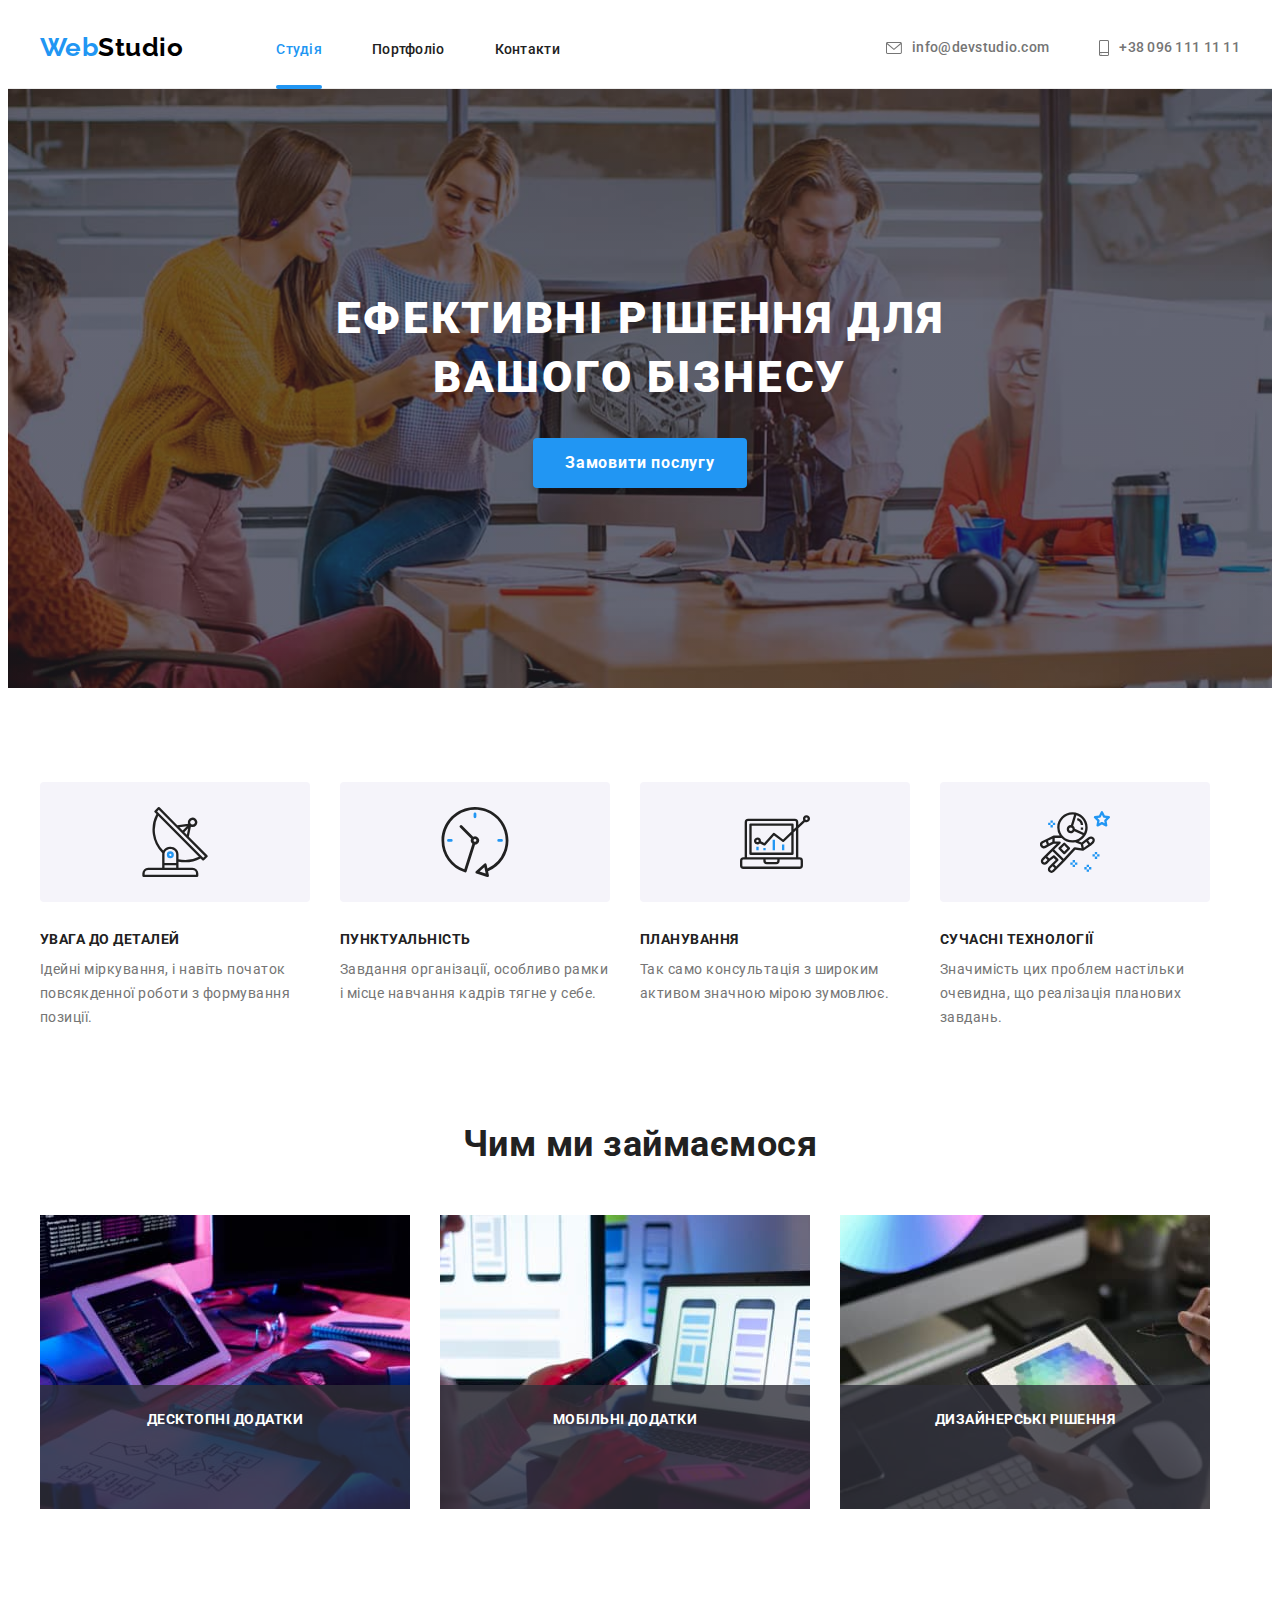
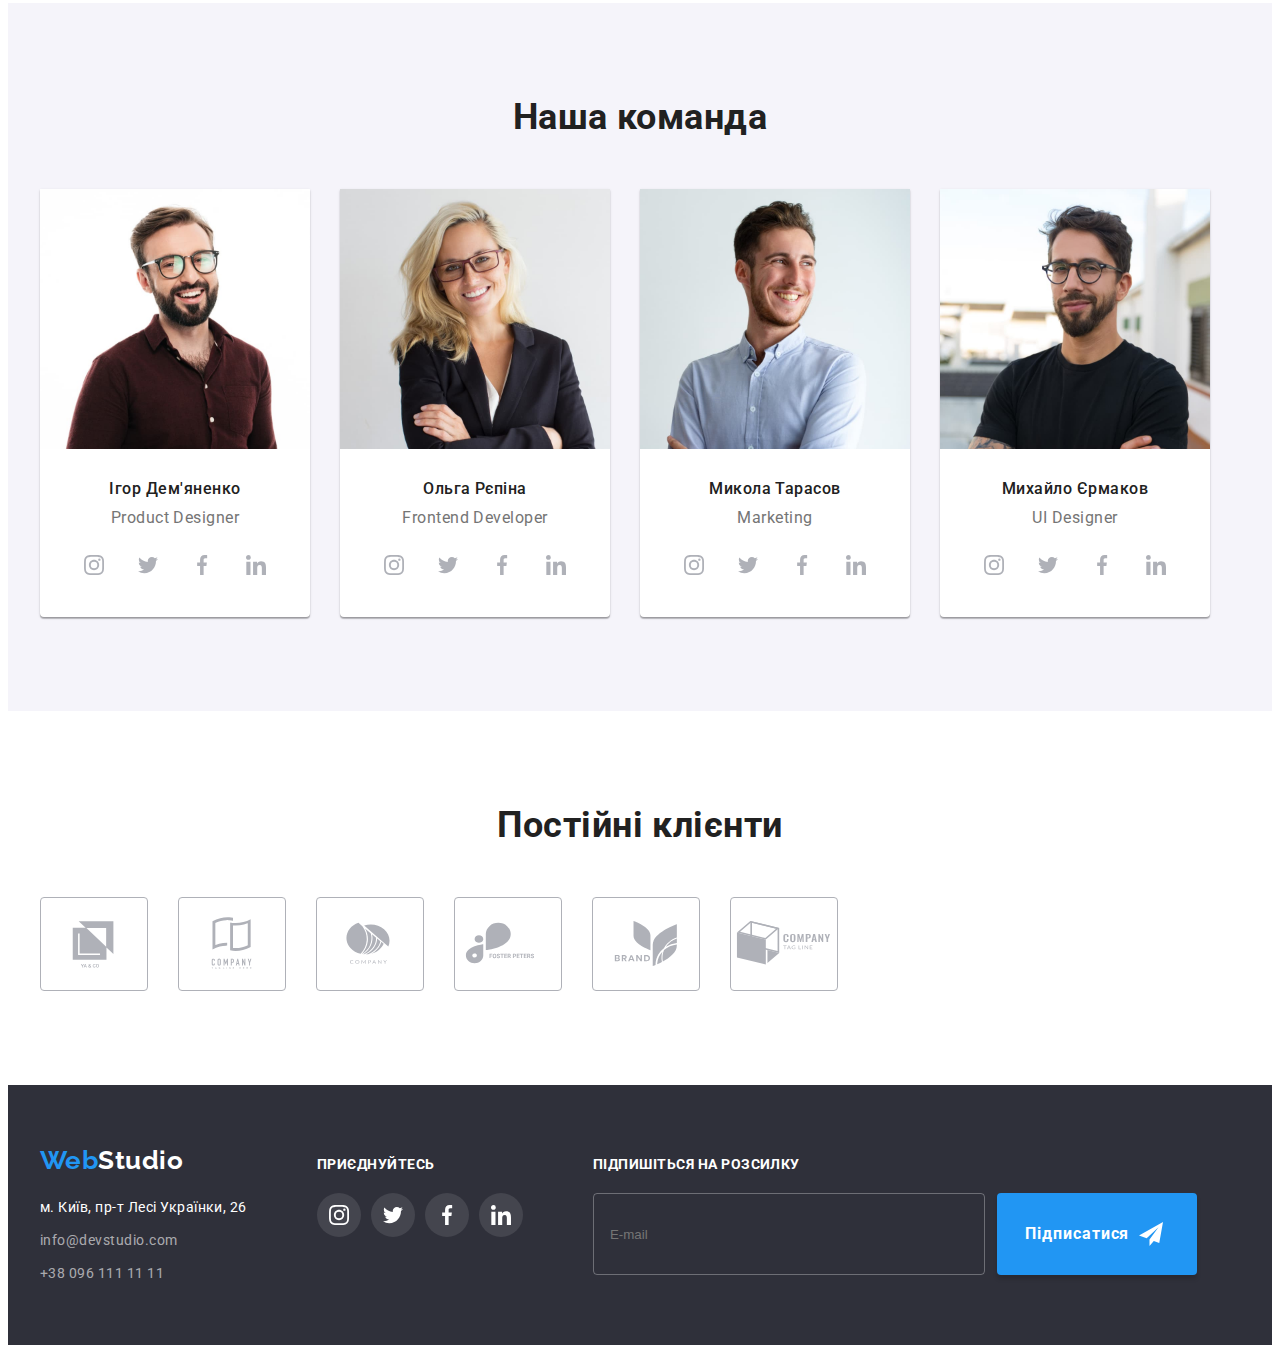
<file: index.html>
<!DOCTYPE html>
<html lang="uk">
  <head>
    <meta charset="UTF-8" />
    <meta http-equiv="X-UA-Compatible" content="IE=edge" />
    <meta name="viewport" content="width=device-width, initial-scale=1.0" />
    <link
      rel="stylesheet"
      href="https://cdnjs.cloudflare.com/ajax/libs/modern-normalize/1.1.0/modern-normalize.min.css"
      integrity="sha512-wpPYUAdjBVSE4KJnH1VR1HeZfpl1ub8YT/NKx4PuQ5NmX2tKuGu6U/JRp5y+Y8XG2tV+wKQpNHVUX03MfMFn9Q=="
      crossorigin="anonymous"
      referrerpolicy="no-referrer"
    />
    <link rel="preconnect" href="https://fonts.googleapis.com" />
    <link rel="preconnect" href="https://fonts.gstatic.com" crossorigin />
    <link rel="preconnect" href="https://fonts.googleapis.com" />
    <link rel="preconnect" href="https://fonts.gstatic.com" crossorigin />
    <link
      href="https://fonts.googleapis.com/css2?family=Raleway:wght@700&family=Roboto:wght@400;500;700;900&display=swap"
      rel="stylesheet"
    />
    <link rel="stylesheet" href="./css/styles.css" />
    <title>WebStudio</title>
  </head>
  <body>
    <header class="header">
      <div class="container header-nav">
        <nav class="flex">
          <a class="logo-header" href="./index.html">
            Web<span class="logo-accent-header">Studio</span></a
          >
          <ul class="list flex main-nav">
            <li class="nav-item">
              <a class="main-nav-link link-current" href="./index.html"
                >Студія</a
              >
            </li>
            <li class="nav-item">
              <a class="main-nav-link" href="./portfolio.html">Портфоліо</a>
            </li>
            <li class="nav-item">
              <a class="main-nav-link" href="">Контакти</a>
            </li>
          </ul>
        </nav>
        <ul class="list flex auth-nav">
          <li class="auth-nav-item">
            <a class="auth-nav-link" href="mailto:info@devstudio.com"
              ><svg class="auth-nav-svg" width="16" height="12">
                <use
                  href="./images/Sprite-optimized.svg#icon-envelope"
                ></use></svg
              >info@devstudio.com</a
            >
          </li>
          <li class="auth-nav-item">
            <a class="auth-nav-link" href="tel:+380961111111"
              ><svg class="auth-nav-svg" width="10" height="16">
                <use
                  href="./images/Sprite-optimized.svg#icon-smartphone"
                ></use></svg
              >+38 096 111 11 11</a
            >
          </li>
        </ul>
      </div>
    </header>
    <main>
      <section class="main-section">
        <div class="container">
          <h1>
            Ефективні рішення для <br />
            вашого бізнесу
          </h1>
          <button class="main-button" type="button" data-modal-open>
            Замовити послугу
          </button>
        </div>
      </section>
      <div class="backdrop is-hidden" data-modal>
        <div class="modal">
          <button class="close-modal" data-modal-close>
            <svg width="11px" height="11px">
              <use href="./images/Sprite-optimized.svg#icon-close-modal"></use>
            </svg>
          </button>
          <form class="data-form form">
            <div class="form-title-container">
              <b class="form-title">Залиште свої дані, ми вам передзвонимо</b>
            </div>

            <div class="form-field">
              <label for="name" class="form-label">Ім'я</label>
              <div class="form-control">
                <input type="text name="name" id="name" class="form-input"/>
                <svg class="form-svg" width="18px" height="18px">
                  <use
                    href="./images/Sprite-optimized.svg#icon-person-form"
                  ></use>
                </svg>
              </div>
            </div>

            <div class="form-field">
              <label for="tel" class="form-label">Телефон</label>
              <div class="form-control">
                <input type="tel" name="tel" id="tel" class="form-input"/>
                <svg class="form-svg" width="18px" height="18px">
                  <use
                    href="./images/Sprite-optimized.svg#icon-phone-form"
                  ></use>
                </svg>
              </div>
            </div>

            <div class="form-field">
              <label for="mail" class="form-label">Пошта</label>
              <div class="form-control">
                <input type="email" name="mail" id="mail" class="form-input" />
                <svg class="form-svg" width="18px" height="18px">
                  <use
                    href="./images/Sprite-optimized.svg#icon-email-form"
                  ></use>
                </svg>
              </div>
            </div>

            <div class="form-field">
              <label for="comment" class="form-label">Коментар</label>
              <textarea
                name="comment"
                id="comment"
                rows="10"
                placeholder="Введіть текст"
              ></textarea>
            </div>
            <div class="checkbox-container">
              <label for="agreement" class="checkbox-label"
                ><input
                  type="checkbox"
                  name=""
                  id="agreement"
                  class="checkbox-input visually-hidden"
                />
                <svg class="checkbox-svg" width="16px" height="15px">
                  <use
                    href="./images/Sprite-optimized.svg#icon-check-form"
                  ></use></svg
                >Погоджуюся з розсилкою та приймаю
                <a href="#" class="agreement-link">Умови договору</a></label
              >
            </div>

            <div class="submit-button-container">
              <button type="submit" class="sumbit-button">Відправити</button>
            </div>
          </form>
        </div>
      </div>

      <section class="advantages-section">
        <div class="container">
          <h2 class="visually-hidden">особливості</h2>
          <ul class="list advantages">
            <li class="advantages-item">
              <div class="background-swg-adwantages">
                <svg width="70" height="70">
                  <use href="./images/Sprite-optimized.svg#icon-antenna"></use>
                </svg>
              </div>
              <h3 class="title-advantage">УВАГА ДО ДЕТАЛЕЙ</h3>
              <p class="text-advantages">
                Ідейні міркування, і навіть початок повсякденної роботи з
                формування позиції.
              </p>
            </li>
            <li class="advantages-item">
              <div class="background-swg-adwantages">
                <svg width="70" height="70">
                  <use href="./images/Sprite-optimized.svg#icon-clock"></use>
                </svg>
              </div>
              <h3 class="title-advantage">ПУНКТУАЛЬНІСТЬ</h3>
              <p class="text-advantages">
                Завдання організації, особливо рамки і місце навчання кадрів
                тягне у себе.
              </p>
            </li>
            <li class="advantages-item">
              <div class="background-swg-adwantages">
                <svg width="70" height="70">
                  <use href="./images/Sprite-optimized.svg#icon-diagram"></use>
                </svg>
              </div>
              <h3 class="title-advantage">ПЛАНУВАННЯ</h3>
              <p class="text-advantages">
                Так само консультація з широким активом значною мірою зумовлює.
              </p>
            </li>
            <li class="advantages-item">
              <div class="background-swg-adwantages">
                <svg width="70" height="70">
                  <use
                    href="./images/Sprite-optimized.svg#icon-astronaut"
                  ></use>
                </svg>
              </div>
              <h3 class="title-advantage">СУЧАСНІ ТЕХНОЛОГІЇ</h3>
              <p class="text-advantages">
                Значимість цих проблем настільки очевидна, що реалізація
                планових завдань.
              </p>
            </li>
          </ul>
        </div>
      </section>

      <section class="employment-section">
        <div class="container">
          <h2 class="employment-title">Чим ми займаємося</h2>
          <ul class="list employment">
            <li class="employment-item">
              <img
                src="images/pic1.jpg"
                alt="рука пише на клавіатурі"
                width="370"
              />
              <div class="employment-text">
                <h3 class="employment-title-img">Десктопні додатки</h3>
              </div>
            </li>
            <li class="employment-item">
              <img
                class="employment-image"
                src="images/pic2.jpg"
                alt="рука тримає телефон"
                width="370"
              />
              <div class="employment-text">
                <h3 class="employment-title-img">Мобільні додатки</h3>
              </div>
            </li>
            <li class="employment-item">
              <img
                src="images/pic3.jpg"
                alt="рука тримає планшет"
                width="370"
              />
              <div class="employment-text">
                <h3 class="employment-title-img">Дизайнерські рішення</h3>
              </div>
            </li>
          </ul>
        </div>
      </section>

      <section class="team-section">
        <div class="container">
          <h2 class="team-title">Наша команда</h2>
          <ul class="list team-list">
            <li class="card-team">
              <img
                src="images/Person1.jpg"
                alt="чоловік в окулярах"
                width="270"
              />
              <h3 class="card-team-title">Ігор Дем'яненко</h3>
              <p class="card-team-text">Product Designer</p>
              <ul class="net-list list">
                <li class="net-list-item">
                  <a href="" class="net-link">
                    <svg class="net-svg" width="20" height="20">
                      <use
                        href="./images/Sprite-optimized.svg#icon-instagram"
                      ></use></svg
                  ></a>
                </li>
                <li class="net-list-item">
                  <a href="" class="net-link"
                    ><svg class="net-svg" width="20" height="20">
                      <use
                        href="./images/Sprite-optimized.svg#icon-twitter"
                      ></use></svg
                  ></a>
                </li>
                <li class="net-list-item">
                  <a href="" class="net-link"
                    ><svg class="net-svg" width="20" height="20">
                      <use
                        href="./images/Sprite-optimized.svg#icon-facebook"
                      ></use></svg
                  ></a>
                </li>
                <li class="net-list-item">
                  <a href="" class="net-link"
                    ><svg class="net-svg" width="20" height="20">
                      <use
                        href="./images/Sprite-optimized.svg#icon-linkedin"
                      ></use></svg
                  ></a>
                </li>
              </ul>
            </li>
            <li class="card-team">
              <img
                src="images/Person2.jpg"
                alt="жінка в окулярах"
                width="270"
              />
              <h3 class="card-team-title">Ольга Рєпіна</h3>
              <p class="card-team-text">Frontend Developer</p>
              <ul class="net-list list">
                <li class="net-list-item">
                  <a href="" class="net-link">
                    <svg class="net-svg" width="20" height="20">
                      <use
                        href="./images/Sprite-optimized.svg#icon-instagram"
                      ></use></svg
                  ></a>
                </li>
                <li class="net-list-item">
                  <a href="" class="net-link"
                    ><svg class="net-svg" width="20" height="20">
                      <use
                        href="./images/Sprite-optimized.svg#icon-twitter"
                      ></use></svg
                  ></a>
                </li>
                <li class="net-list-item">
                  <a href="" class="net-link"
                    ><svg class="net-svg" width="20" height="20">
                      <use
                        href="./images/Sprite-optimized.svg#icon-facebook"
                      ></use></svg
                  ></a>
                </li>
                <li class="net-list-item">
                  <a href="" class="net-link"
                    ><svg class="net-svg" width="20" height="20">
                      <use
                        href="./images/Sprite-optimized.svg#icon-linkedin"
                      ></use></svg
                  ></a>
                </li>
              </ul>
            </li>
            <li class="card-team">
              <img
                src="images/Person3.jpg"
                alt="чоловік посміхається"
                width="270"
              />
              <h3 class="card-team-title">Микола Тарасов</h3>
              <p class="card-team-text">Marketing</p>
              <ul class="net-list list">
                <li class="net-list-item">
                  <a href="" class="net-link">
                    <svg class="net-svg" width="20" height="20">
                      <use
                        href="./images/Sprite-optimized.svg#icon-instagram"
                      ></use></svg
                  ></a>
                </li>
                <li class="net-list-item">
                  <a href="" class="net-link"
                    ><svg class="net-svg" width="20" height="20">
                      <use
                        href="./images/Sprite-optimized.svg#icon-twitter"
                      ></use></svg
                  ></a>
                </li>
                <li class="net-list-item">
                  <a href="" class="net-link"
                    ><svg class="net-svg" width="20" height="20">
                      <use
                        href="./images/Sprite-optimized.svg#icon-facebook"
                      ></use></svg
                  ></a>
                </li>
                <li class="net-list-item">
                  <a href="" class="net-link"
                    ><svg class="net-svg" width="20" height="20">
                      <use
                        href="./images/Sprite-optimized.svg#icon-linkedin"
                      ></use></svg
                  ></a>
                </li>
              </ul>
            </li>
            <li class="card-team">
              <img
                src="images/Person4.jpg"
                alt="чоловік в окулярах посміхається"
                width="270"
              />
              <h3 class="card-team-title">Михайло Єрмаков</h3>
              <p class="card-team-text">UI Designer</p>
              <ul class="net-list list">
                <li class="net-list-item">
                  <a href="" class="net-link">
                    <svg class="net-svg" width="20" height="20">
                      <use
                        href="./images/Sprite-optimized.svg#icon-instagram"
                      ></use></svg
                  ></a>
                </li>
                <li class="net-list-item">
                  <a href="" class="net-link"
                    ><svg class="net-svg" width="20" height="20">
                      <use
                        href="./images/Sprite-optimized.svg#icon-twitter"
                      ></use></svg
                  ></a>
                </li>
                <li class="net-list-item">
                  <a href="" class="net-link"
                    ><svg class="net-svg" width="20" height="20">
                      <use
                        href="./images/Sprite-optimized.svg#icon-facebook"
                      ></use></svg
                  ></a>
                </li>
                <li class="net-list-item">
                  <a href="" class="net-link"
                    ><svg class="net-svg" width="20" height="20">
                      <use
                        href="./images/Sprite-optimized.svg#icon-linkedin"
                      ></use></svg
                  ></a>
                </li>
              </ul>
            </li>
          </ul>
        </div>
      </section>
      <section class="clients-section">
        <div class="container">
          <h2 class="clients-title">Постійні клієнти</h2>
          <ul class="clients-list list">
            <li class="clients-list-item">
              <a href="" class="clients-link"
                ><svg class="clients-svg" width="106" height="60">
                  <use href="./images/Sprite-optimized.svg#icon-Logo"></use>
                </svg>
              </a>
            </li>
            <li class="clients-list-item">
              <a href="" class="clients-link"
                ><svg class="clients-svg" width="106" height="60">
                  <use href="./images/Sprite-optimized.svg#icon-Logo-1"></use>
                </svg>
              </a>
            </li>
            <li class="clients-list-item">
              <a href="" class="clients-link"
                ><svg class="clients-svg" width="106" height="60">
                  <use
                    href="./images/Sprite-optimized.svg#icon-Logo-2"
                  ></use></svg
              ></a>
            </li>
            <li class="clients-list-item">
              <a href="" class="clients-link"
                ><svg class="clients-svg" width="106" height="60">
                  <use
                    href="./images/Sprite-optimized.svg#icon-Logo-3"
                  ></use></svg
              ></a>
            </li>
            <li class="clients-list-item">
              <a href="" class="clients-link"
                ><svg class="clients-svg" width="106" height="60">
                  <use
                    href="./images/Sprite-optimized.svg#icon-Logo-4"
                  ></use></svg
              ></a>
            </li>
            <li class="clients-list-item">
              <a href="" class="clients-link"
                ><svg class="clients-svg" width="106" height="60">
                  <use
                    href="./images/Sprite-optimized.svg#icon-Logo-5"
                  ></use></svg
              ></a>
            </li>
          </ul>
        </div>
      </section>
    </main>
    <footer class="footer">
      <div class="container footer-container">
        <div class="footer-address">
          <a class="logo-footer" href="./index.html">
            Web<span class="logo-accent-footer">Studio</span></a
          >
          <address>
            <ul class="list footer-contacts">
              <li>
                <a
                  class="nav-link-footer"
                  href="https://goo.gl/maps/CPtrU1FHBa2aNyZL9"
                  target="_blank"
                  rel="noopener noreferrer nofollow"
                  >м. Київ, пр-т Лесі Українки, 26</a
                >
              </li>
              <li>
                <a class="nav-footer" href="info@devstudio.com"
                  >info@devstudio.com</a
                >
              </li>
              <li>
                <a class="nav-footer" href="+380961111111">+38 096 111 11 11</a>
              </li>
            </ul>
          </address>
        </div>
        <div>
          <h3 class="footer-link-title">приєднуйтесь</h3>
          <ul class="net-footer-list list">
            <li class="net-footer-list-item">
              <a href="" class="net-footer-link">
                <svg class="net-footer-svg" width="20" height="20">
                  <use
                    href="./images/Sprite-optimized.svg#icon-instagram"
                  ></use></svg
              ></a>
            </li>
            <li class="net-footer-list-item">
              <a href="" class="net-footer-link"
                ><svg class="net-footer-svg" width="20" height="20">
                  <use
                    href="./images/Sprite-optimized.svg#icon-twitter"
                  ></use></svg
              ></a>
            </li>
            <li class="net-footer-list-item">
              <a href="" class="net-footer-link"
                ><svg class="net-footer-svg" width="20" height="20">
                  <use
                    href="./images/Sprite-optimized.svg#icon-facebook"
                  ></use></svg
              ></a>
            </li>
            <li class="net-footer-list-item">
              <a href="" class="net-footer-link"
                ><svg class="net-footer-svg" width="20" height="20">
                  <use
                    href="./images/Sprite-optimized.svg#icon-linkedin"
                  ></use></svg
              ></a>
            </li>
          </ul>
        </div>
        <div>
          <form>
            <h3 class="footer-link-title">Підпишіться на розсилку</h3>
            <div class="footer-form">
              <label for="mail"
                ><input
                  type="email"
                  id="mail"
                  name="mail"
                  class="input-footer"
                  placeholder="E-mail"
              /></label>
              <button type="submit" class="footer-form-button">
                Підписатися <svg class="footer-button-svg" width="24" height="24">
                  <use
                    href="./images/Sprite-optimized.svg#icon-footer-button-svg"
                  ></use>
                </svg>
              </button>
              </div>
          </form>
        </div>
      </div>
    </footer>
    <script src="./js/modal.js"></script>
  </body>
</html>
</file>
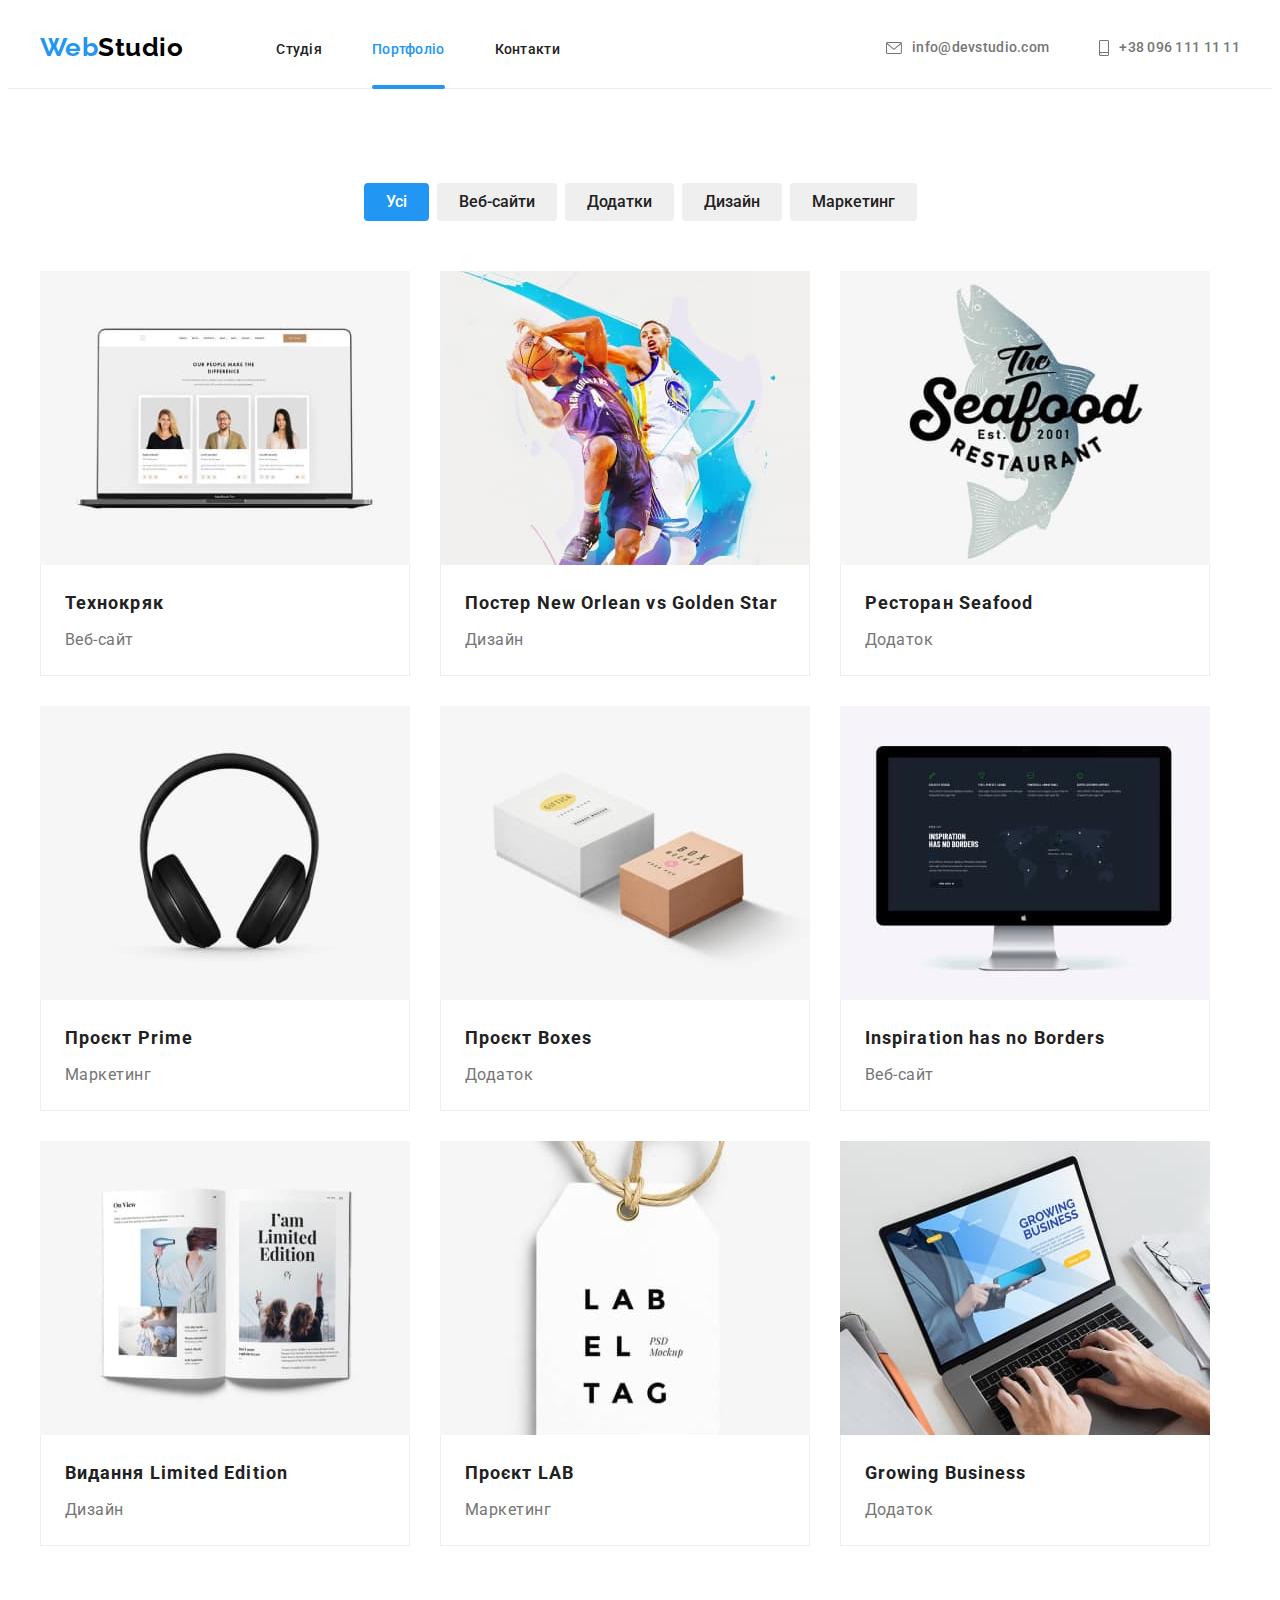
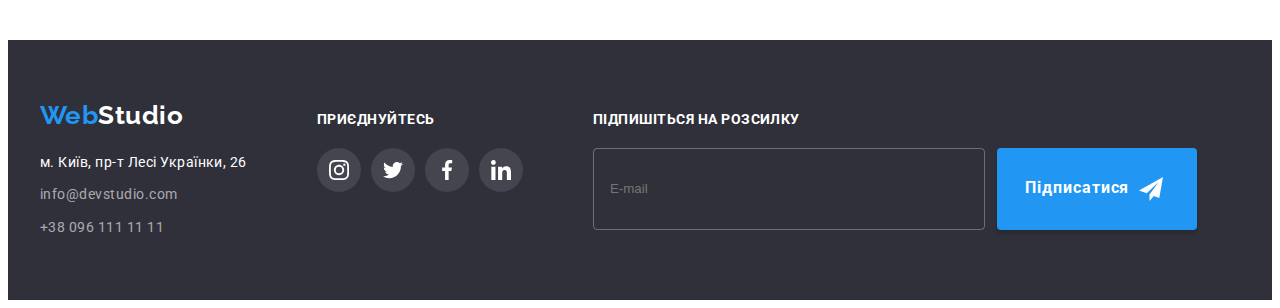
<file: portfolio.html>
<!DOCTYPE html>
<html lang="uk">
  <head>
    <meta charset="UTF-8" />
    <meta http-equiv="X-UA-Compatible" content="IE=edge" />
    <meta name="viewport" content="width=device-width, initial-scale=1.0" />
    <link
      rel="stylesheet"
      href="https://cdnjs.cloudflare.com/ajax/libs/modern-normalize/1.1.0/modern-normalize.min.css"
      integrity="sha512-wpPYUAdjBVSE4KJnH1VR1HeZfpl1ub8YT/NKx4PuQ5NmX2tKuGu6U/JRp5y+Y8XG2tV+wKQpNHVUX03MfMFn9Q=="
      crossorigin="anonymous"
      referrerpolicy="no-referrer"
    />
    <link rel="preconnect" href="https://fonts.googleapis.com" />
    <link rel="preconnect" href="https://fonts.gstatic.com" crossorigin />
    <link rel="preconnect" href="https://fonts.googleapis.com" />
    <link rel="preconnect" href="https://fonts.gstatic.com" crossorigin />
    <link
      href="https://fonts.googleapis.com/css2?family=Raleway:wght@700&family=Roboto:wght@400;500;700;900&display=swap"
      rel="stylesheet"
    />
    <link rel="stylesheet" href="./css/styles.css" />
    <title>Portfolio</title>
  </head>
  <body>
    <header class="header">
      <div class="container header-nav">
        <nav class="flex">
          <a class="logo-header" href="./index.html">
            Web<span class="logo-accent-header">Studio</span></a
          >
          <ul class="list flex main-nav">
            <li class="nav-item">
              <a class="main-nav-link" href="./index.html">Студія</a>
            </li>
            <li class="nav-item">
              <a class="main-nav-link link-current" href="./portfolio.html"
                >Портфоліо</a
              >
            </li>
            <li class="nav-item">
              <a class="main-nav-link" href="">Контакти</a>
            </li>
          </ul>
        </nav>
        <ul class="list flex auth-nav">
          <li class="auth-nav-item">
            <a class="auth-nav-link" href="mailto:info@devstudio.com"
              ><svg class="auth-nav-svg" width="16" height="12">
                <use
                  href="./images/Sprite-optimized.svg#icon-envelope"
                ></use></svg
              >info@devstudio.com</a
            >
          </li>
          <li class="auth-nav-item">
            <a class="auth-nav-link" href="tel:+380961111111"
              ><svg class="auth-nav-svg" width="10" height="16">
                <use
                  href="./images/Sprite-optimized.svg#icon-smartphone"
                ></use></svg
              >+38 096 111 11 11</a
            >
          </li>
        </ul>
      </div>
    </header>
    <main>
      <section class="portfolio">
        <div class="container">
          <h1 class="visually-hidden">Портфоліо</h1>
          <ul class="list portfolio-list">
            <li class="portfolio-button-item">
              <button class="portfolio-button current" type="button">
                Усі
              </button>
            </li>
            <li class="portfolio-button-item">
              <button class="portfolio-button" type="button">Веб-сайти</button>
            </li>
            <li class="portfolio-button-item">
              <button class="portfolio-button" type="button">Додатки</button>
            </li>
            <li class="portfolio-button-item">
              <button class="portfolio-button" type="button">Дизайн</button>
            </li>
            <li class="portfolio-button-item">
              <button class="portfolio-button" type="button">Маркетинг</button>
            </li>
          </ul>
          <ul class="list galary-list">
            <li class="galary-list-item">
              <a href="#" class="galary-list-link">
                <div class="overlay-galary-picture">
                  <img
                    src="./images/portfolio-pic1.jpg"
                    alt="Ноутбук з відкритим веб сайтом"
                    width="370"
                  />
                  <div class="overlay-galary-text">
                    <p class="text">
                      Ресурс пропонує комплексні пропозиції з різним рівнем
                      функціоналу та сервісів. Все це дозволить відвідувачу
                      отримати вичерпні відомості про компанію чи приватну
                      особу.
                    </p>
                  </div>
                </div>
                <div class="portfolio-card-border">
                  <h2 class="portfolio-card-title">Технокряк</h2>
                  <p class="text-galary-list">Веб-сайт</p>
                </div>
              </a>
            </li>
            <li class="galary-list-item">
              <a href="#" class="galary-list-link">
                <div class="overlay-galary-picture">
                  <img
                    src="./images/portfolio-pic2.jpg"
                    alt="Два баскетболісти грають"
                    width="370"
                  />
                  <div class="overlay-galary-text">
                    <p class="text">
                      Ресурс пропонує комплексні пропозиції з різним рівнем
                      функціоналу та сервісів. Все це дозволить відвідувачу
                      отримати вичерпні відомості про компанію чи приватну
                      особу.
                    </p>
                  </div>
                </div>
                <div class="portfolio-card-border">
                  <h2 class="portfolio-card-title">
                    Постер New Orlean vs Golden Star
                  </h2>
                  <p class="text-galary-list">Дизайн</p>
                </div>
              </a>
            </li>
            <li class="galary-list-item">
              <a href="#" class="galary-list-link">
                <div class="overlay-galary-picture">
                  <img
                    src="./images/portfolio-pic3.jpg"
                    alt="Риба"
                    width="370"
                  />
                  <div class="overlay-galary-text">
                    <p class="text">
                      Ресурс пропонує комплексні пропозиції з різним рівнем
                      функціоналу та сервісів. Все це дозволить відвідувачу
                      отримати вичерпні відомості про компанію чи приватну
                      особу.
                    </p>
                  </div>
                </div>
                <div class="portfolio-card-border">
                  <h2 class="portfolio-card-title">Ресторан Seafood</h2>
                  <p class="text-galary-list">Додаток</p>
                </div>
              </a>
            </li>
            <li class="galary-list-item">
              <a href="#" class="galary-list-link">
                <div class="overlay-galary-picture">
                  <img
                    src="./images/portfolio-pic4.jpg"
                    alt="Чорні навушники"
                    width="370"
                  />
                  <div class="overlay-galary-text">
                    <p class="text">
                      Ресурс пропонує комплексні пропозиції з різним рівнем
                      функціоналу та сервісів. Все це дозволить відвідувачу
                      отримати вичерпні відомості про компанію чи приватну
                      особу.
                    </p>
                  </div>
                </div>
                <div class="portfolio-card-border">
                  <h2 class="portfolio-card-title">Проєкт Prime</h2>
                  <p class="text-galary-list">Маркетинг</p>
                </div>
              </a>
            </li>
            <li class="galary-list-item">
              <a href="#" class="galary-list-link">
                <div class="overlay-galary-picture">
                  <img
                    src="./images/portfolio-pic5.jpg"
                    alt="Дві коробки біла і коричнева"
                    width="370"
                  />
                  <div class="overlay-galary-text">
                    <p class="text">
                      Ресурс пропонує комплексні пропозиції з різним рівнем
                      функціоналу та сервісів. Все це дозволить відвідувачу
                      отримати вичерпні відомості про компанію чи приватну
                      особу.
                    </p>
                  </div>
                </div>
                <div class="portfolio-card-border">
                  <h2 class="portfolio-card-title">Проєкт Boxes</h2>
                  <p class="text-galary-list">Додаток</p>
                </div>
              </a>
            </li>
            <li class="galary-list-item">
              <a href="#" class="galary-list-link">
                <div class="overlay-galary-picture">
                  <img
                    src="./images/portfolio-pic6.jpg"
                    alt="Аймак з веб сайтом"
                    width="370"
                  />
                  <div class="overlay-galary-text">
                    <p class="text">
                      Ресурс пропонує комплексні пропозиції з різним рівнем
                      функціоналу та сервісів. Все це дозволить відвідувачу
                      отримати вичерпні відомості про компанію чи приватну
                      особу.
                    </p>
                  </div>
                </div>
                <div class="portfolio-card-border">
                  <h2 class="portfolio-card-title">
                    Inspiration has no Borders
                  </h2>
                  <p class="text-galary-list">Веб-сайт</p>
                </div>
              </a>
            </li>
            <li class="galary-list-item">
              <a href="#" class="galary-list-link">
                <div class="overlay-galary-picture">
                  <img
                    src="./images/portfolio-pic7.jpg"
                    alt="Книжка"
                    width="370"
                  />
                  <div class="overlay-galary-text">
                    <p class="text">
                      Ресурс пропонує комплексні пропозиції з різним рівнем
                      функціоналу та сервісів. Все це дозволить відвідувачу
                      отримати вичерпні відомості про компанію чи приватну
                      особу.
                    </p>
                  </div>
                </div>
                <div class="portfolio-card-border">
                  <h2 class="portfolio-card-title">Видання Limited Edition</h2>
                  <p class="text-galary-list">Дизайн</p>
                </div>
              </a>
            </li>
            <li class="galary-list-item">
              <a href="#" class="galary-list-link">
                <div class="overlay-galary-picture">
                  <img
                    src="./images/portfolio-pic8.jpg"
                    alt="Білий ярличок"
                    width="370"
                  />
                  <div class="overlay-galary-text">
                    <p class="text">
                      Ресурс пропонує комплексні пропозиції з різним рівнем
                      функціоналу та сервісів. Все це дозволить відвідувачу
                      отримати вичерпні відомості про компанію чи приватну
                      особу.
                    </p>
                  </div>
                </div>
                <div class="portfolio-card-border">
                  <h2 class="portfolio-card-title">Проєкт LAB</h2>
                  <p class="text-galary-list">Маркетинг</p>
                </div>
              </a>
            </li>
            <li class="galary-list-item">
              <a href="#" class="galary-list-link">
                <div class="overlay-galary-picture">
                  <img
                    src="./images/portfolio-pic9.jpg"
                    alt="Рука пише на клавіатурі ноутбука"
                    width="370"
                  />
                  <div class="overlay-galary-text">
                    <p class="text">
                      Ресурс пропонує комплексні пропозиції з різним рівнем
                      функціоналу та сервісів. Все це дозволить відвідувачу
                      отримати вичерпні відомості про компанію чи приватну
                      особу.
                    </p>
                  </div>
                </div>
                <div class="portfolio-card-border">
                  <h2 class="portfolio-card-title">Growing Business</h2>
                  <p class="text-galary-list">Додаток</p>
                </div>
              </a>
            </li>
          </ul>
        </div>
      </section>
    </main>
    <footer class="footer">
      <div class="container footer-container">
        <div class="footer-address">
          <a class="logo-footer" href="./index.html">
            Web<span class="logo-accent-footer">Studio</span></a
          >
          <address>
            <ul class="list footer-contacts">
              <li>
                <a
                  class="nav-link-footer"
                  href="https://goo.gl/maps/CPtrU1FHBa2aNyZL9"
                  target="_blank"
                  rel="noopener noreferrer nofollow"
                  >м. Київ, пр-т Лесі Українки, 26</a
                >
              </li>
              <li>
                <a class="nav-footer" href="info@devstudio.com"
                  >info@devstudio.com</a
                >
              </li>
              <li>
                <a class="nav-footer" href="+380961111111">+38 096 111 11 11</a>
              </li>
            </ul>
          </address>
        </div>
        <div>
          <h3 class="footer-link-title">приєднуйтесь</h3>
          <ul class="net-footer-list list">
            <li class="net-footer-list-item">
              <a href="" class="net-footer-link">
                <svg class="net-footer-svg" width="20" height="20">
                  <use
                    href="./images/Sprite-optimized.svg#icon-instagram"
                  ></use></svg
              ></a>
            </li>
            <li class="net-footer-list-item">
              <a href="" class="net-footer-link"
                ><svg class="net-footer-svg" width="20" height="20">
                  <use
                    href="./images/Sprite-optimized.svg#icon-twitter"
                  ></use></svg
              ></a>
            </li>
            <li class="net-footer-list-item">
              <a href="" class="net-footer-link"
                ><svg class="net-footer-svg" width="20" height="20">
                  <use
                    href="./images/Sprite-optimized.svg#icon-facebook"
                  ></use></svg
              ></a>
            </li>
            <li class="net-footer-list-item">
              <a href="" class="net-footer-link"
                ><svg class="net-footer-svg" width="20" height="20">
                  <use
                    href="./images/Sprite-optimized.svg#icon-linkedin"
                  ></use></svg
              ></a>
            </li>
          </ul>
        </div>
        <div>
          <form>
            <h3 class="footer-link-title">Підпишіться на розсилку</h3>
            <div class="footer-form">
              <label for="mail"
                ><input
                  type="email"
                  id="mail"
                  name="mail"
                  class="input-footer"
                  placeholder="E-mail"
              /></label>
              <button type="submit" class="footer-form-button">
                Підписатися <svg class="footer-button-svg" width="24" height="24">
                  <use
                    href="./images/Sprite-optimized.svg#icon-footer-button-svg"
                  ></use>
                </svg>
              </button>
              </div>
          </form>
        </div>
      </div>
    </footer>
  </body>
</html>
</file>
<file: css/styles.css>
:root{
    --primary-text-color:#757575;
    --primary-title-color: #212121;
    --accent-color: #2196f3;
    --primary-white-color: #fff;
    --cubic-bezier: cubic-bezier(0.4, 0, 0.2, 1)
}

    .visually-hidden {
        position: absolute;
        white-space: nowrap;
        width: 1px;
        height: 1px;
        overflow: hidden;
        border: 0;
        padding: 0;
        clip: rect(0 0 0 0);
        clip-path: inset(50%);
        margin: -1px;}

        img {
            display: block;
            max-width: 100%;
            height: auto;
        }
    
        .list {
            list-style: none}

        h1,
        h2,
        h3,
        h4,
        h5,
        h6,
        p,
        ul {
        padding: 0;
        margin: 0;
        }
        
    .container {
        width: 1200px;
        margin-left: auto;
        margin-right: auto;
        padding: 0 15px;

    }

    .flex {
        display: flex;
        align-items: center;
    }

    .header{
        border-bottom: 1px solid #ECECEC;
    }

    .header-nav{
        display: flex; 
        align-items: center;
        justify-content: space-between;
        }

.logo-header {
    margin-right: 93px;

    color: var(--accent-color);
    font-size: 26px;
    line-height: 1.19;
    font-family: "Raleway", sans-serif;
    font-weight: 700;
    }


body{
    background-color: var(--primary-white-color);
    color: var(--primary-text-color);
    font-family: "Roboto", sans-serif;
    letter-spacing: 0.03em;}

.logo-accent-header{   
    color: #000;}

.logo-accent-footer{
    color: var(--primary-white-color);
}




.main-nav .nav-item:not(:last-child){
    margin-right: 50px;
}

.main-nav-link {
    position: relative;
        padding-top: 32px;
    padding-bottom: 32px;
    
    color: var(--primary-title-color);
    font-weight: 500;
font-size: 14px;
line-height: 1.14;
letter-spacing: 0.02em;

transition: color 250ms var(--cubic-bezier);
}

.main-nav-link::after{
    position: absolute;
    content: '';
    left: 0;
    bottom: 0;
    transform: scaleX(0);
    transition: transform 250ms var(--cubic-bezier);

    
    width: 100%;
    height: 4px;

    background-color: #2196F3;
border-radius: 2px;
}

.main-nav-link:hover::after{
    transform: scaleX(1);

}

.flex .logo-header{
    padding: 24px 0 25px 0;
}

.main-nav-link:hover, .main-nav-link:focus {
color: var(--accent-color);}

.link-current {
    color: var(--accent-color);
    
}

.link-current::after {
    transform: scaleX(1);
        
}


.auth-nav-link {
    display: flex;
    align-items: center;
    gap: 10px;
    padding-top: 32px;
    padding-bottom: 32px;
    
    color: var(--primary-text-color);
    font-weight: 500;
font-size: 14px;
line-height: 1.14;
letter-spacing: 0.02em;

transition: color 250ms var(--cubic-bezier);
}

.auth-nav-link:hover, .auth-nav-link:focus { 
    color: var(--accent-color);
}

.auth-nav-link:hover .auth-nav-svg, .auth-nav-link:focus .auth-nav-svg { 
    fill: var(--accent-color);
}

    .auth-nav .auth-nav-item:not(:last-child){
        margin-right: 50px;
    }

    .auth-nav-svg{
        fill: var(--primary-text-color);
        transition: fill 250ms var(--cubic-bezier);
        }


.main-section{
    padding-top: 200px;
    padding-bottom: 200px;

    text-align: center;

    background-color:#C4C4C4;
    background-image: linear-gradient(to right, rgba(47, 48, 58, 0.4), rgba(47, 48, 58, 0.4)), url(../images/hero-optimized.jpg);
background-repeat: no-repeat;
background-position: 50% 50%;
max-width: 1600px;
margin: 0 auto;
background-size: cover;
}

h1{
    text-align: center;
        margin-left: auto;
    margin-right: auto;

    font-weight: 900;
font-size: 44px;
line-height: 1.35;
letter-spacing: 0.06em;
text-transform: uppercase;
color: var(--primary-white-color); }

.main-button{
margin-top: 30px;
padding: 10px 32px;
border: 0;

    color: var(--primary-white-color);
    background-color: var(--accent-color);
    font-family: inherit;
    font-weight: 700;
font-size: 16px;
line-height: 1.9;
letter-spacing: 0.05em;
box-shadow: 0px 4px 4px rgba(0, 0, 0, 0.15);
border-radius: 4px;
cursor: pointer; 

transition: background-color 250ms var(--cubic-bezier);
}

.main-button:hover, .main-button:focus {
    background-color: #188CE8;
}

.backdrop.is-hidden{
    opacity: 0;
    visibility: hidden;
    pointer-events: none;
}

.backdrop{
    position: fixed;
    top: 0;
    left: 0;
    z-index: 1;
    opacity: 1;

    width: 100%;
    height: 100%;
    background-color:rgba(0, 0, 0, 0.2);

    transition: opacity 250ms var(--cubic-bezier), visibility 250ms var(--cubic-bezier) ;
    }

    .backdrop.is-hidden .modal{
     transform: translate(-50%, -50%) scale(1.1);
     
     
    }

.modal{
    position: absolute;
    top: 50%;
    left: 50%;
    

    width: 528px;
    height: 581px;
    
    background-color: #fff;
    transform: translate(-50%, -50%) scale(1);
    transition: transform 250ms var(--cubic-bezier);
}

.close-modal{
    position: absolute;
    right: 8px;
    top: 8px;
   
    width: 30px;
    height: 30px;
    border-radius: 50%;
    border: 1px solid rgba(0, 0, 0, 0.1);
    cursor: pointer;

    background-color: var(--primary-white-color);
       
    transition: fill 250ms var(--cubic-bezier);
}

.close-modal:hover, .close-modal:focus{
    fill: var(--accent-color);
}

.advantages-section{
padding-top: 94px;
padding-bottom: 94px;}

.advantages {
    display: flex;
    
}

.background-swg-adwantages{
    height: 120px;
    background-color: #F5F4FA;
    margin-bottom: 30px;
    display: flex;
    align-items: center;
    justify-content: center;
    border-radius: 4px;
}

.form{
    width: 528px;
    padding: 40px;
}

.form-title-container{
    margin-bottom: 12px;
    text-align: center;
}

.form-title{
font-weight: 700;
font-size: 20px;
line-height: 1.15;

color: #212121;
}

.form-field{
    display: flex;
    flex-direction: column;
    margin-bottom: 10px;
}

.form-field input{
    height: 40px;
    padding-left: 40px;
    width: 100%;

    border: 1px solid rgba(33, 33, 33, 0.2);
    border-radius: 4px;
}

.form-field input::placeholder{
    color: rgba(117, 117, 117, 0.5);
    }

.form-label{
    margin-bottom: 4px;

    font-size: 12px;
}


textarea{
    height: 120px;
    padding: 12px 16px;

    resize: none;
    font-size: 12px;
    
    border: 1px solid rgba(33, 33, 33, 0.2);
    border-radius: 4px;

    transition: border-color 250ms var(--cubic-bezier);
}

textarea:hover, textarea:focus{
    border-color: var(--accent-color);
}

.checkbox-container{
    position: relative;
    display: flex;
    
    margin-top: 20px;
    
    font-size: 14px;
    line-height: 1.7;
    
}

.checkbox-svg{
    position: absolute;
    top: 50%;
    left: 14px;
    transform: translateY(-50%);

    fill: var(--primary-white-color);
    border: 2px solid #000;
    border-radius: 2px;
    background-color: var(--primary-white-color);
}

.agreement-link{
    position: relative;

    color: var(--accent-color);
    
}

.agreement-link::after{
    position: absolute;
    content: '';
    left: 0;
    bottom: 0;
    width: 100%;
    border-bottom: 1px solid var(--accent-color);
    
    

}

.checkbox-label{
    padding-left: 37px;
}


.checkbox-input:checked + .checkbox-svg{
    fill: var(--primary-white-color);
    background-color: var(--accent-color);
    border: none;
}  


.sumbit-button{
    margin-top: 30px;
    padding: 10px 52px;
    border: 0;
    
    color: var(--primary-white-color);
    background-color: var(--accent-color);
    font-family: inherit;
    font-weight: 700;
    font-size: 16px;
    line-height: 1.9;
    letter-spacing: 0.06em;
    box-shadow: 0px 4px 4px rgba(0, 0, 0, 0.15);
    border-radius: 4px;
    cursor: pointer; 
    
    transition: background-color 250ms var(--cubic-bezier);
    }
    
    .sumbit-button:hover, .sumbit-button:focus {
        background-color: #188CE8;
    }

.submit-button-container{
    display: flex;
    justify-content: center;
}

.form-control{
    position: relative;
}

.form-input{
    font-size: 14px;
    transition: border-color 250ms var(--cubic-bezier);
}

.form-input:hover, .form-input:focus {
    border-color: var(--accent-color);
}

.form-input:hover + .form-svg, .form-input:focus + .form-svg{
    fill: var(--accent-color);
}


.form-svg{
    position: absolute;
    top: 50%;
    left: 12px;
    transform: translateY(-50%);
    transition: fill 250ms var(--cubic-bezier);

    }

.advantages-item{
        width: 270px;
    
}

.advantages-item:not(:last-child){
    margin-right: 30px;
    margin-left: 0;
}

.title-advantage{
    margin-bottom: 10px;
    font-weight: 700;
font-size: 14px;
line-height: 1.14;

color: var(--primary-title-color);}

.text-advantages{
    font-weight: 400;
font-size: 14px;
line-height: 1.7;
}

.employment-section{
    padding-bottom: 94px;
}

.employment-title{
    margin-bottom: 50px;
    text-align: center;
    font-weight: 700;
    font-size: 36px;
    line-height: 1.16;
    
    color: var(--primary-title-color)}

.employment{
    display: flex;
        }

    .employment-item:not(:last-child){
        margin-right: 30px;
    }

    .employment-item{
        position: relative;
        overflow: hidden;
        }

    .employment-text{
        position: absolute;
        width: 100%;
        height: 70px;
        bottom: 0;
                                     
        padding-top: 27px;
        padding-bottom: 27px;

        background-color: rgba(47, 48, 58, 0.8);
    }

    .employment-title-img{
        font-weight: 700;
        font-size: 14px;
line-height: 1.14;
text-align: center;
text-transform: uppercase;

color: #FFFFFF;
    }

    

.team-section {
    padding-top: 94px;
    padding-bottom: 94px;
    background-color: #f5f4fA;}

.team-title{
        margin-bottom: 50px;
    
    text-align: center;
    font-weight: 700;
    font-size: 36px;
    line-height: 1.16;
        color: var(--primary-title-color)}

        .team-list{
            display: flex;
                    }

    

.card-team{ background-color: var(--primary-white-color);
width: 270px;
box-shadow: 0px 1px 3px rgba(0, 0, 0, 0.12), 0px 1px 1px rgba(0, 0, 0, 0.14), 0px 2px 1px rgba(0, 0, 0, 0.2);
border-radius: 0px 0px 4px 4px;

}

.card-team:not(:last-child){
    margin-right: 30px;
}

.card-team-title{
    margin-bottom: 10px;
    margin-top: 30px;

    font-weight: 500;
font-size: 16px;
line-height: 1.2;
text-align: center;
color: var(--primary-title-color);}

.card-team-text {
margin-bottom: 16px;

    font-size: 16px;
line-height: 1.2;
text-align: center;
}

.net-list{
    display: flex;
    justify-content: center;
    gap: 10px;
    padding-bottom: 30px;
}


.net-link {
    display: flex;
    justify-content: center;
    align-items: center;
    height: 44px;
    width: 44px;
    border-radius: 50%;
    
    transition: background-color 250ms var(--cubic-bezier);
   }

.net-link:hover, .net-link:focus{
    background-color: var(--accent-color);
    border-radius: 50%;
}

.net-link:hover .net-svg, .net-link:focus .net-svg{
    fill: var(--primary-white-color);

}

.net-svg{
    fill: #AFB1B8;
    transition: fill 250ms var(--cubic-bezier);
}


.clients-section {
    padding-top: 94px;
    padding-bottom: 94px;
}

.clients-title {
    margin-bottom: 50px;
    
    text-align: center;
    font-weight: 700;
    font-size: 36px;
    line-height: 1.16;
        color: var(--primary-title-color)
}

.clients-list {
    display: flex;
    gap: 30px;
}
.clients-list-item {
    width: calc((100%-150px)/6);
    
}

.clients-link {
    display: flex;
    justify-content: center;
    align-items: center;
    height: 92px;

    border: 1px solid #AFB1B8;
    border-radius: 4px;
   
    transition: border 250ms var(--cubic-bezier);
    }

    .clients-link:hover, .clients-link:focus{
        border: 1px solid var(--accent-color);
        border-radius: 4px; 
    }

    .clients-link:hover .clients-svg,.clients-link:focus .clients-svg{
        fill: var(--accent-color);
    }

.clients-svg{
    fill: #AFB1B8;
    transition: fill 250ms var(--cubic-bezier);
}



.logo-footer {
    display: block;
margin-bottom: 20px;

    color: var(--accent-color);
    font-size: 26px;
    line-height: 1.19;
    font-family: "Raleway", sans-serif;
    font-weight: 700;
    }
.footer-address{
    display: flex;
    flex-direction: column;
    
}

.footer-container{
    display: flex;
    align-items: baseline;
    gap: 70px;
}

.footer-link{
    padding-top: 12px;
}

.footer-link-title{
padding-bottom: 20px;

font-weight: 700;
font-size: 14px;
line-height: 1.14;
text-transform: uppercase;

color: var(--primary-white-color);


}

    .footer-contacts{
        display: flex;
        flex-direction: column;
        gap: 9px;
        }

    .net-footer-list{
        display: flex;
        justify-content: center;
        gap: 10px;
        
    }
    
    
    .net-footer-link {
        display: flex;
        justify-content: center;
        align-items: center;
        height: 44px;
        width: 44px;

        background-color: rgba(255, 255, 255, 0.1);
        border-radius: 50%;
 
        transition: background-color 250ms var(--cubic-bezier);
        }
    
    .net-footer-link:hover, .net-footer-link:focus{
        background-color: var(--accent-color);
        border-radius: 50%;
    }
    
    
    .net-footer-svg{
        fill: var(--primary-white-color)
    }

a {text-decoration: none;}

.portfolio{
padding-top: 94px;
padding-bottom: 94px;    
}

.portfolio-list{
    display: flex;
    justify-content: center;

    margin-bottom: 50px;
}

.portfolio-button-item:not(:last-child){
    margin-right: 8px;
}

    .portfolio-button{
        display: inline-block;
        padding: 6px 22px;

font-family: inherit;
font-weight: 500;
font-size: 16px;
line-height: 1.6;
text-align: center;
border-radius: 4px;
border: 0;
color: var(--primary-title-color);

transition: background-color 250ms var(--cubic-bezier),box-shadow 250ms var(--cubic-bezier),color 250ms var(--cubic-bezier);

}

.portfolio-button:hover, .portfolio-button:focus, .portfolio-button:active{
    color: var(--primary-white-color);
    background-color: var(--accent-color);
    box-shadow: 0px 3px 1px rgba(0, 0, 0, 0.1), 0px 1px 2px rgba(0, 0, 0, 0.08), 0px 2px 2px rgba(0, 0, 0, 0.12);
border-radius: 4px;}

.portfolio-card-title {
    margin-bottom: 4px;

font-weight: 700;
font-size: 18px;
line-height: 2;
letter-spacing: 0.06em;
color: var(--primary-title-color);}

.portfolio-card-border{
    padding: 20px 24px;

    border-bottom: 1px solid #EEEEEE;
    border-left: 1px solid #EEEEEE;
    border-right: 1px solid #EEEEEE;
    }

.galary-list{
    display: flex;
    flex-wrap: wrap;
    margin: -15px;
    }

.galary-list-item{
    width: 370px;
    margin: 15px;
    
}

.galary-list-link{
    display: block;

    transition: box-shadow 250ms var(--cubic-bezier);
}

.galary-list-link:hover, .galary-list-link:focus{
    box-shadow: 0px 1px 1px rgba(0, 0, 0, 0.12), 0px 4px 4px rgba(0, 0, 0, 0.06), 1px 4px 6px rgba(0, 0, 0, 0.16);
}


.overlay-galary-picture {
    position: relative;
    overflow: hidden;
    
}
.overlay-galary-text {
    position: absolute;
    width: 100%;
    height: 100%;
    transition: transform 250ms cubic-bezier(0.4, 0, 0.2, 1);
    
    padding: 63px 24px;

    background-color: rgba(33, 150, 243, 0.9);
    
}

.galary-list-link:hover .overlay-galary-text, .galary-list-link:focus .overlay-galary-text {
    transform: translateY(-100%);
    
    }

.text{
    color: var(--primary-white-color);
    font-size: 18px;
    line-height: 1.55;
}

.text-galary-list{
    color: var(--primary-text-color);
    font-size: 16px;
    line-height: 1.875;
}

.footer {
    background-color: #2f303a;
    padding: 60px 0;

}


address{font-style: normal;}

.nav-footer {
    font-weight: 400;
    font-size: 14px;
    line-height: 1.7;
    color: rgba(255, 255, 255, 0.6);
    
    transition: color 250ms var(--cubic-bezier);
    }

.nav-link-footer{
    font-weight: 400;
    font-size: 14px;
    line-height: 1.7;
    
    color: var(--primary-white-color);
    
}

    .nav-footer:hover, .nav-footer:focus {
        color: var(--accent-color);
    }

    .footer-form-button{
        display: flex;
        align-items: center;
        gap: 10px;

        padding: 10px 28px;
        border: 0;
        min-width: 200px;
        
        text-align: left;
        color: var(--primary-white-color);
        background-color: var(--accent-color);
        font-family: inherit;
        font-weight: 700;
        font-size: 16px;
        line-height: 1.9;
        letter-spacing: 0.06em;
        box-shadow: 0px 4px 4px rgba(0, 0, 0, 0.15);
        border-radius: 4px;
        cursor: pointer; 
        
        transition: background-color 250ms var(--cubic-bezier);
        }
    
.footer-form-button:hover, .footer-form-button:focus {
background-color: #188CE8;
}

.footer-button-svg{
    fill: var(--primary-white-color);
}

.footer-form{
    display: flex;
    gap: 12px;
}

.input-footer{
width: 358px;
height: 50px;

padding: 15px 16px;


background-color: transparent;
color: var(--primary-white-color);

border: 1px solid rgba(255, 255, 255, 0.3);
border-radius: 4px;
}


input:-webkit-autofill,
input:-webkit-autofill:focus {
    transition: background-color 600000s 0s, color 600000s 0s;
}
input[data-autocompleted] {
    background-color: transparent !important;
}

.current{background-color: var(--accent-color);
color: var(--primary-white-color);}
</file>
